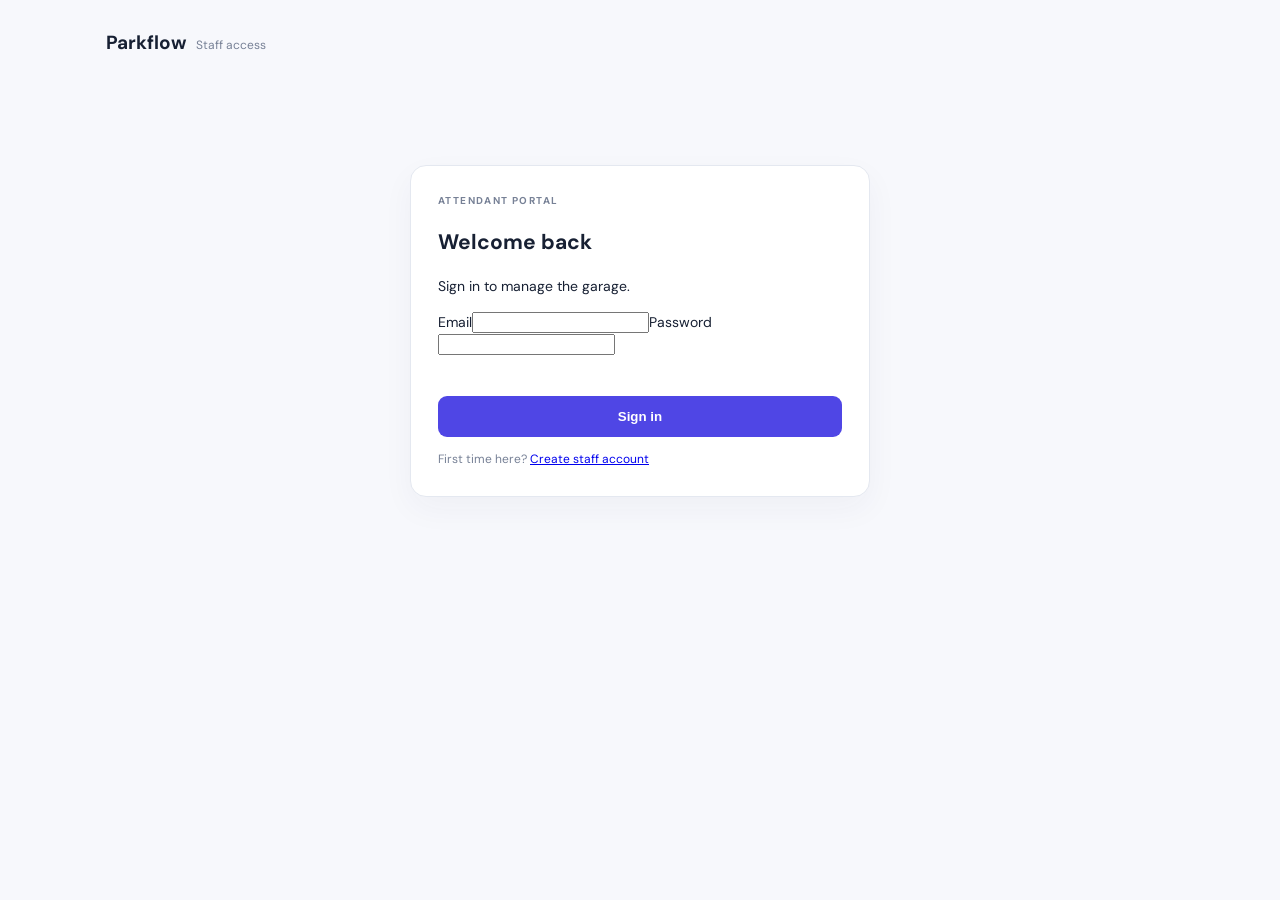
<file: templates/login.html>
<!doctype html><html lang="en"><head><meta charset="utf-8"><meta name="viewport" content="width=device-width, initial-scale=1"><title>Parkflow Staff Login</title><link rel="stylesheet" href="/static/customer.css"></head><body><main class="customer-shell"><header class="customer-header"><a class="brand" href="/customer"><b>Parkflow</b><span>Staff access</span></a></header><section class="card" style="max-width:460px;margin:12vh auto"><p class="eyebrow">ATTENDANT PORTAL</p><h1>Welcome back</h1><p>Sign in to manage the garage.</p><form id="login-form"><label>Email<input name="email" type="email" required></label><label>Password<input name="password" type="password" required minlength="8"></label><p id="error" class="error"></p><button class="primary-button">Sign in</button></form><p class="fine-print">First time here? <a href="#" id="signup-link">Create staff account</a></p></section></main><script>const form=document.querySelector('#login-form');form.addEventListener('submit',async e=>{e.preventDefault();const body=Object.fromEntries(new FormData(form));const r=await fetch('/api/auth/login',{method:'POST',headers:{'content-type':'application/json'},body:JSON.stringify(body)});if(r.ok)location='/';else document.querySelector('#error').textContent=(await r.json()).detail});document.querySelector('#signup-link').onclick=async e=>{e.preventDefault();const name=prompt('Your name');const email=prompt('Work email');const password=prompt('Password (8+ characters)');if(!name||!email||!password)return;const r=await fetch('/api/auth/signup',{method:'POST',headers:{'content-type':'application/json'},body:JSON.stringify({name,email,password})});if(r.ok)location='/';else document.querySelector('#error').textContent=(await r.json()).detail};</script></body></html>
</file>
<file: static/customer.css>
@import url('https://fonts.googleapis.com/css2?family=DM+Sans:wght@400;500;600;700;800&family=Space+Grotesk:wght@500;600;700&display=swap');.success{color:var(--green);font-size:12px}
.availability-item{transition:transform .2s,box-shadow .2s}.availability-item:hover{transform:translateY(-3px);box-shadow:0 12px 25px #23356714}.primary-button,.secondary-button{transition:transform .2s,box-shadow .2s}.primary-button:hover,.secondary-button:hover{transform:translateY(-2px);box-shadow:0 9px 20px #4f46e52b}
:root{--ink:#172033;--muted:#778196;--line:#e4e8f0;--paper:#f7f8fc;--card:#fff;--primary:#4f46e5;--soft:#eef0ff;--green:#16845a;--amber:#a66a08;--amber-soft:#fff6df;--red:#c2413b;--shadow:0 12px 32px #2335670b}*{box-sizing:border-box}body{margin:0;background:var(--paper);color:var(--ink);font:14px/1.55 'DM Sans',sans-serif}.customer-shell{max-width:1120px;margin:auto;padding:28px 26px 56px}.customer-header{display:flex;align-items:center;justify-content:space-between}.brand{color:var(--ink);text-decoration:none;display:flex;gap:10px;align-items:baseline}.brand b{font-size:19px}.brand span{font-size:12px;color:var(--muted)}.live{font-size:12px;color:var(--green);font-weight:700;display:flex;gap:8px;align-items:center}.live i{width:7px;height:7px;border-radius:50%;background:#31b578}.hero{padding:76px 0 62px;max-width:590px}.eyebrow{font-size:10px;letter-spacing:1.4px;color:var(--muted);font-weight:700;margin:0 0 10px}.hero h1{font:700 clamp(42px,7vw,78px)/.98 'Space Grotesk',sans-serif;letter-spacing:-3px;margin:0 0 22px}.hero h1 em{font-style:normal;color:var(--primary)}.hero>p:last-child{max-width:450px;color:var(--muted);font-size:16px}.section-heading{display:flex;justify-content:space-between;align-items:flex-start;gap:15px}.section-heading h2{font:700 20px 'Space Grotesk',sans-serif;margin:0;letter-spacing:-.4px}.availability-section{margin-bottom:24px}.availability-section .section-heading{margin-bottom:16px}.availability-section .section-heading>span{font-size:11px;color:var(--muted)}.availability-grid{display:grid;grid-template-columns:repeat(3,1fr);gap:12px}.availability-item{background:var(--card);border:1px solid var(--line);border-radius:14px;box-shadow:var(--shadow);padding:20px}.availability-item strong{font-size:34px;display:block;color:var(--primary);line-height:1;margin:12px 0 5px}.availability-item span{color:var(--muted);font-size:12px;text-transform:uppercase}.availability-item.ev{background:var(--amber-soft);border-color:#f3dfaa}.availability-item.ev strong{color:var(--amber)}.customer-grid{display:grid;grid-template-columns:1.2fr .8fr;gap:18px}.card{background:var(--card);border:1px solid var(--line);border-radius:16px;box-shadow:var(--shadow);padding:27px;margin-bottom:18px}.reservation-card h2,.rate-card h2{margin-bottom:22px}.reservation-card label{display:block;font-size:12px;color:var(--muted);margin-bottom:14px}.reservation-card input,.reservation-card select,.lookup-form input{display:block;width:100%;border:1px solid var(--line);border-radius:9px;background:#fbfcfe;padding:12px;margin-top:7px;color:var(--ink);font:inherit}.reservation-card input:focus,.reservation-card select:focus,.lookup-form input:focus{outline:0;border-color:var(--primary);box-shadow:0 0 0 3px var(--soft)}.reservation-card small{font-size:10px;color:var(--muted)}.time-grid{display:grid;grid-template-columns:1fr 1fr;gap:12px}.primary-button,.secondary-button{border:0;border-radius:9px;padding:13px 16px;font-weight:700;cursor:pointer}.primary-button{width:100%;background:var(--primary);color:#fff}.primary-button:hover{background:#3730a3}.primary-button span{float:right}.secondary-button{background:#fff;color:var(--primary);border:1px solid #cfd4ff}.rates{display:grid;gap:0;margin:25px 0}.rates div{display:flex;justify-content:space-between;border-top:1px solid var(--line);padding:15px 0}.rates span,.rate-card>p,.fine-print{color:var(--muted);font-size:12px}.rates strong{color:var(--primary)}.rupee{display:grid;place-items:center;width:32px;height:32px;border-radius:10px;background:var(--soft);color:var(--primary);font-weight:800}.payment-card{border-color:#cfd4ff;background:linear-gradient(135deg,#fff,#f5f6ff)}.timer{font:700 14px monospace;color:var(--primary)}#payment-summary{padding:17px 0;border-top:1px solid var(--line);border-bottom:1px solid var(--line);margin:20px 0}.summary-line{display:flex;justify-content:space-between;font-size:12px;padding:4px 0}.summary-line span{color:var(--muted)}.fine-print{margin:13px 0 0}.lookup-card{max-width:none}.lookup-form{display:flex;gap:10px;margin:20px 0}.lookup-form input{margin:0;max-width:360px}.result{padding:16px;border-radius:9px;background:#fafbfe;font-size:12px}.result.empty{color:var(--muted)}.error{color:var(--red);min-height:17px;font-size:12px}footer{display:flex;justify-content:space-between;color:var(--muted);font-size:11px;padding:10px 0}footer a{color:var(--primary);text-decoration:none}@media(max-width:700px){.customer-shell{padding:22px 16px 40px}.hero{padding:58px 0 42px}.customer-grid{grid-template-columns:1fr}.availability-grid{gap:8px}.availability-item{padding:14px 10px}.availability-item strong{font-size:28px}.lookup-form{flex-direction:column}.lookup-form input{max-width:none}.lookup-form button{width:100%}}@media(max-width:440px){.availability-grid{grid-template-columns:1fr}.time-grid{grid-template-columns:1fr}.hero h1{letter-spacing:-2px}}
</file>
